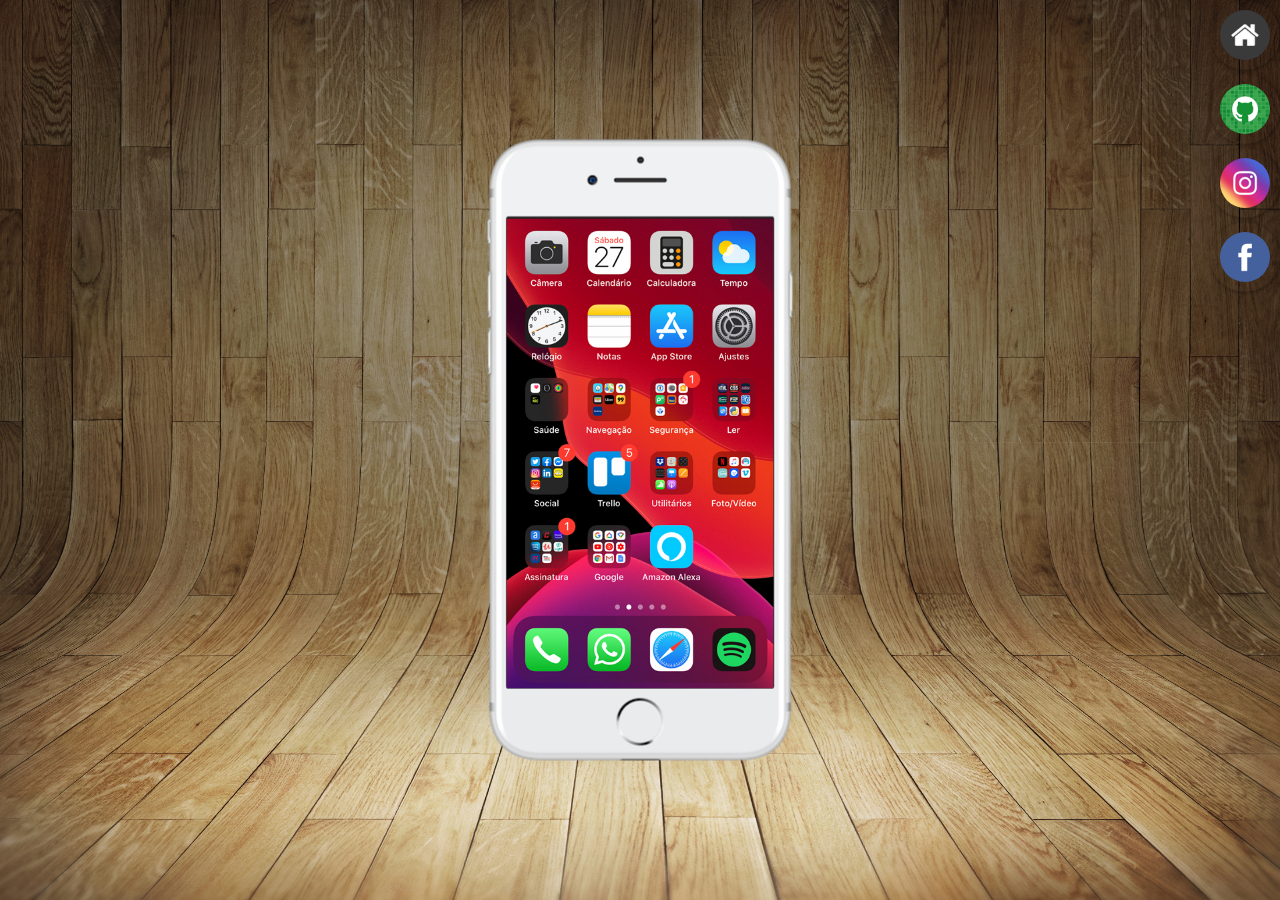
<file: index.html>
<!DOCTYPE html>
<html lang="pt-br">
<head>
    <meta charset="UTF-8">
    <meta name="viewport" content="width=device-width, initial-scale=1.0">
    <link rel="stylesheet" href="estilo.css">
    <title>Projeto Redes Socias</title>
</head>
<body>

<main>
    <section id="telefone">
        <iframe src="home.html" name="tela" id="tela" frameborder="0"></iframe>
    </section>

    <section id="redes-sociais">
        <a href="home.html" target="tela"><img src="imagens/logo-home.jpg" alt="home"></a><br>
        <a href="#" target="tela"><img src="imagens/logo-github.jpg" alt="github"></a><br>
        <a href="instagram.html" target="tela"><img src="imagens/logo-instagram.jpg" alt="instagram"></a><br>
        <a href="#" target="tela"><img src="imagens/logo-facebook.jpg" alt="facebook"></a><br>

    </section>
</main>

</body>
</html>
</file>
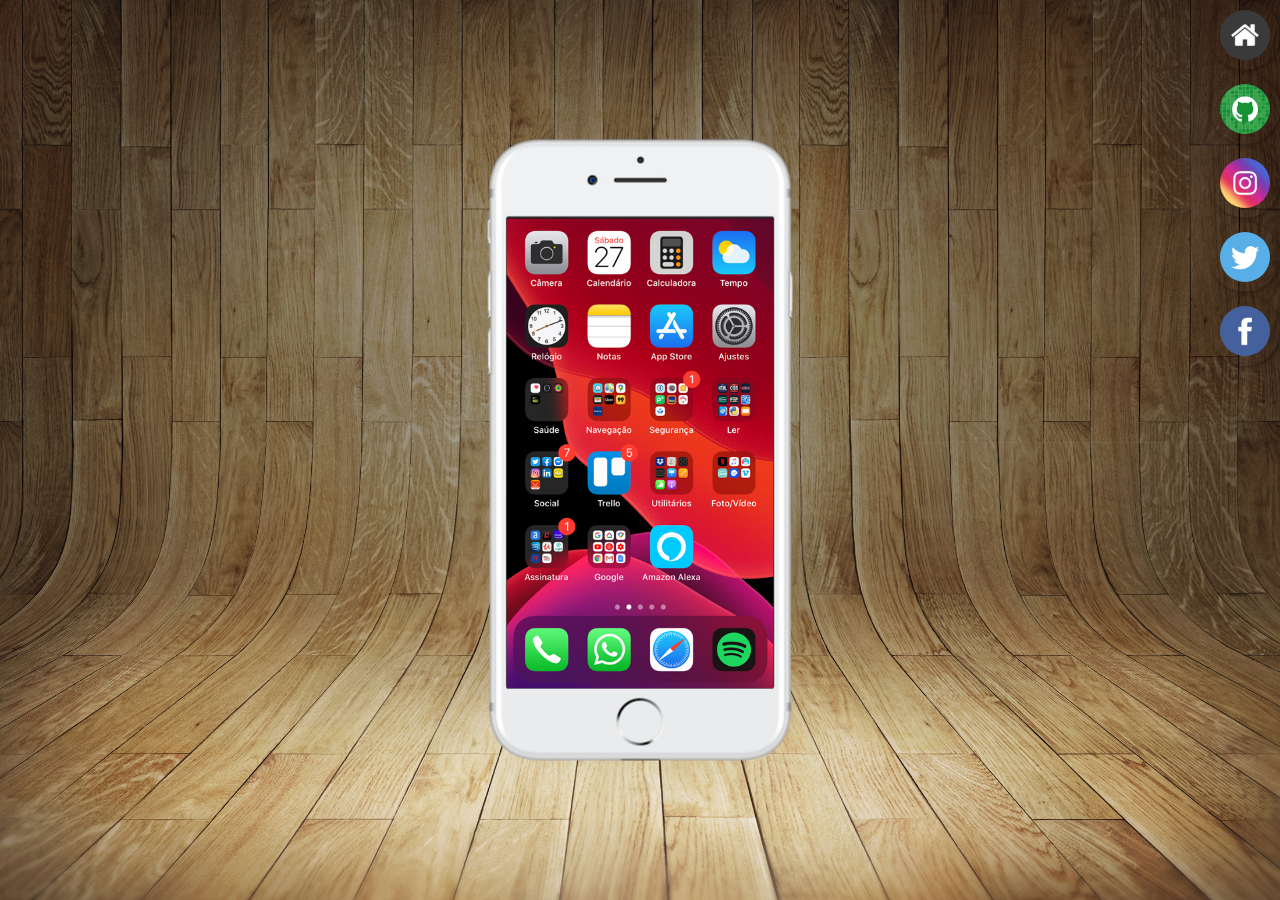
<file: projeto-redes-socias/index.html>
<!DOCTYPE html>
<html lang="pt-br">
<head>
    <meta charset="UTF-8">
    <meta name="viewport" content="width=device-width, initial-scale=1.0">
    <link rel="stylesheet" href="estilo.css">
    <title>Projeto Redes Socias</title>
</head>
<body>

<main>
    <section id="telefone">
        <iframe src="home.html" name="tela" id="tela" frameborder="0"></iframe>
    </section>

    <section id="redes-sociais">
        <a href="#" target="tela"><img src="imagens/logo-home.jpg" alt="home"></a><br>
        <a href="#" target="tela"><img src="imagens/logo-github.jpg" alt="github"></a><br>
        <a href="#" target="tela"><img src="imagens/logo-instagram.jpg" alt="instagram"></a><br>
        <a href="#" target="tela"><img src="imagens/logo-twitter.jpg" alt="twitter"></a><br>
        <a href="#" target="tela"><img src="imagens/logo-facebook.jpg" alt="facebook"></a><br>

    </section>
</main>

</body>
</html>
</file>
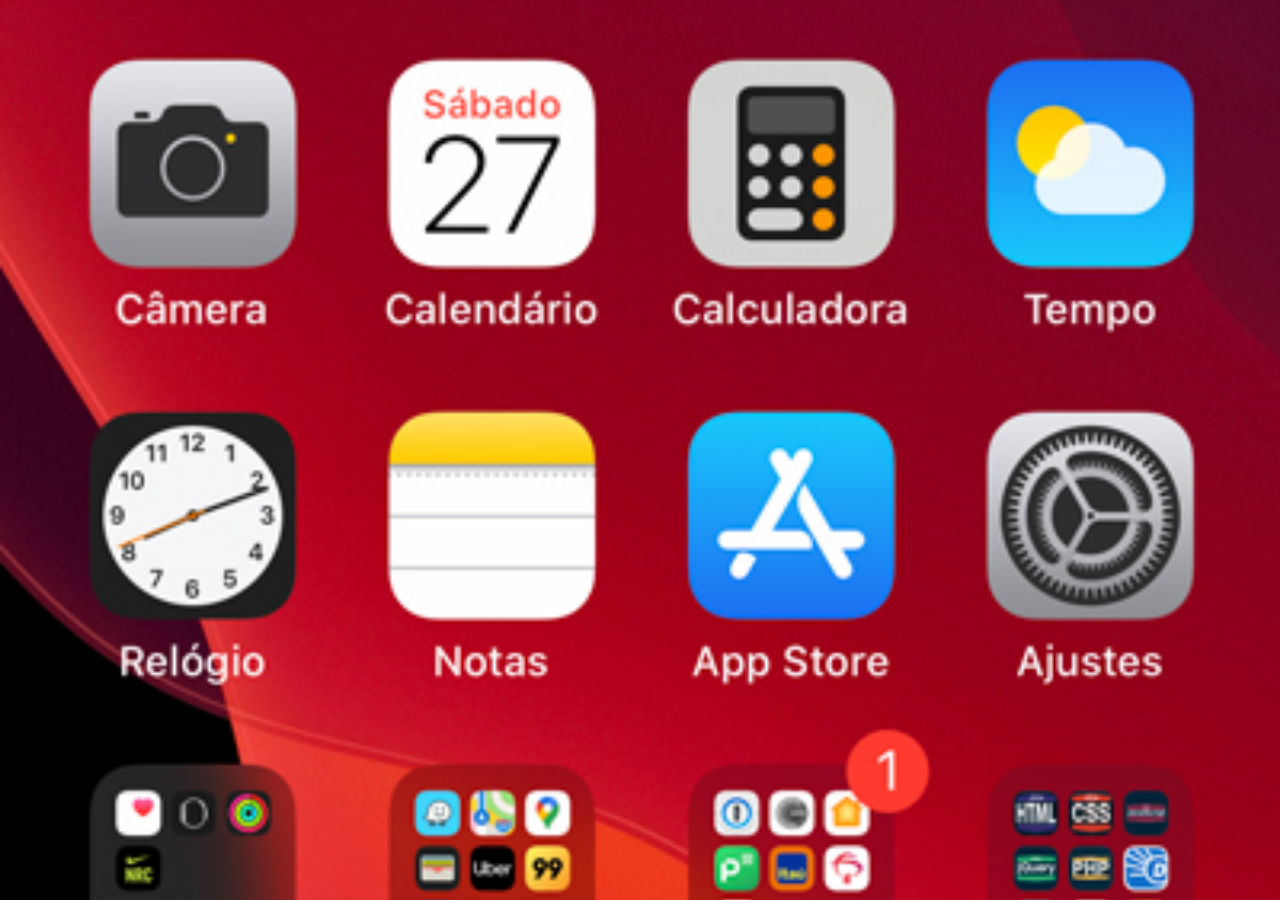
<file: home.html>
<!DOCTYPE html>
<html lang="pt-br">
<head>
    <meta charset="UTF-8">
    <meta name="viewport" content="width=device-width, initial-scale=1.0">
    <title>Home</title>
    <style>
        *{
            margin: 0px;
            padding: 0px;
        }

        body{
            width: 100vw;
            height: 100vh;
            background: black url('imagens/tela-home.jpg') no-repeat top center;
            background-size: cover;
        }
    </style>
</head>
<body>
    
</body>
</html>
</file>
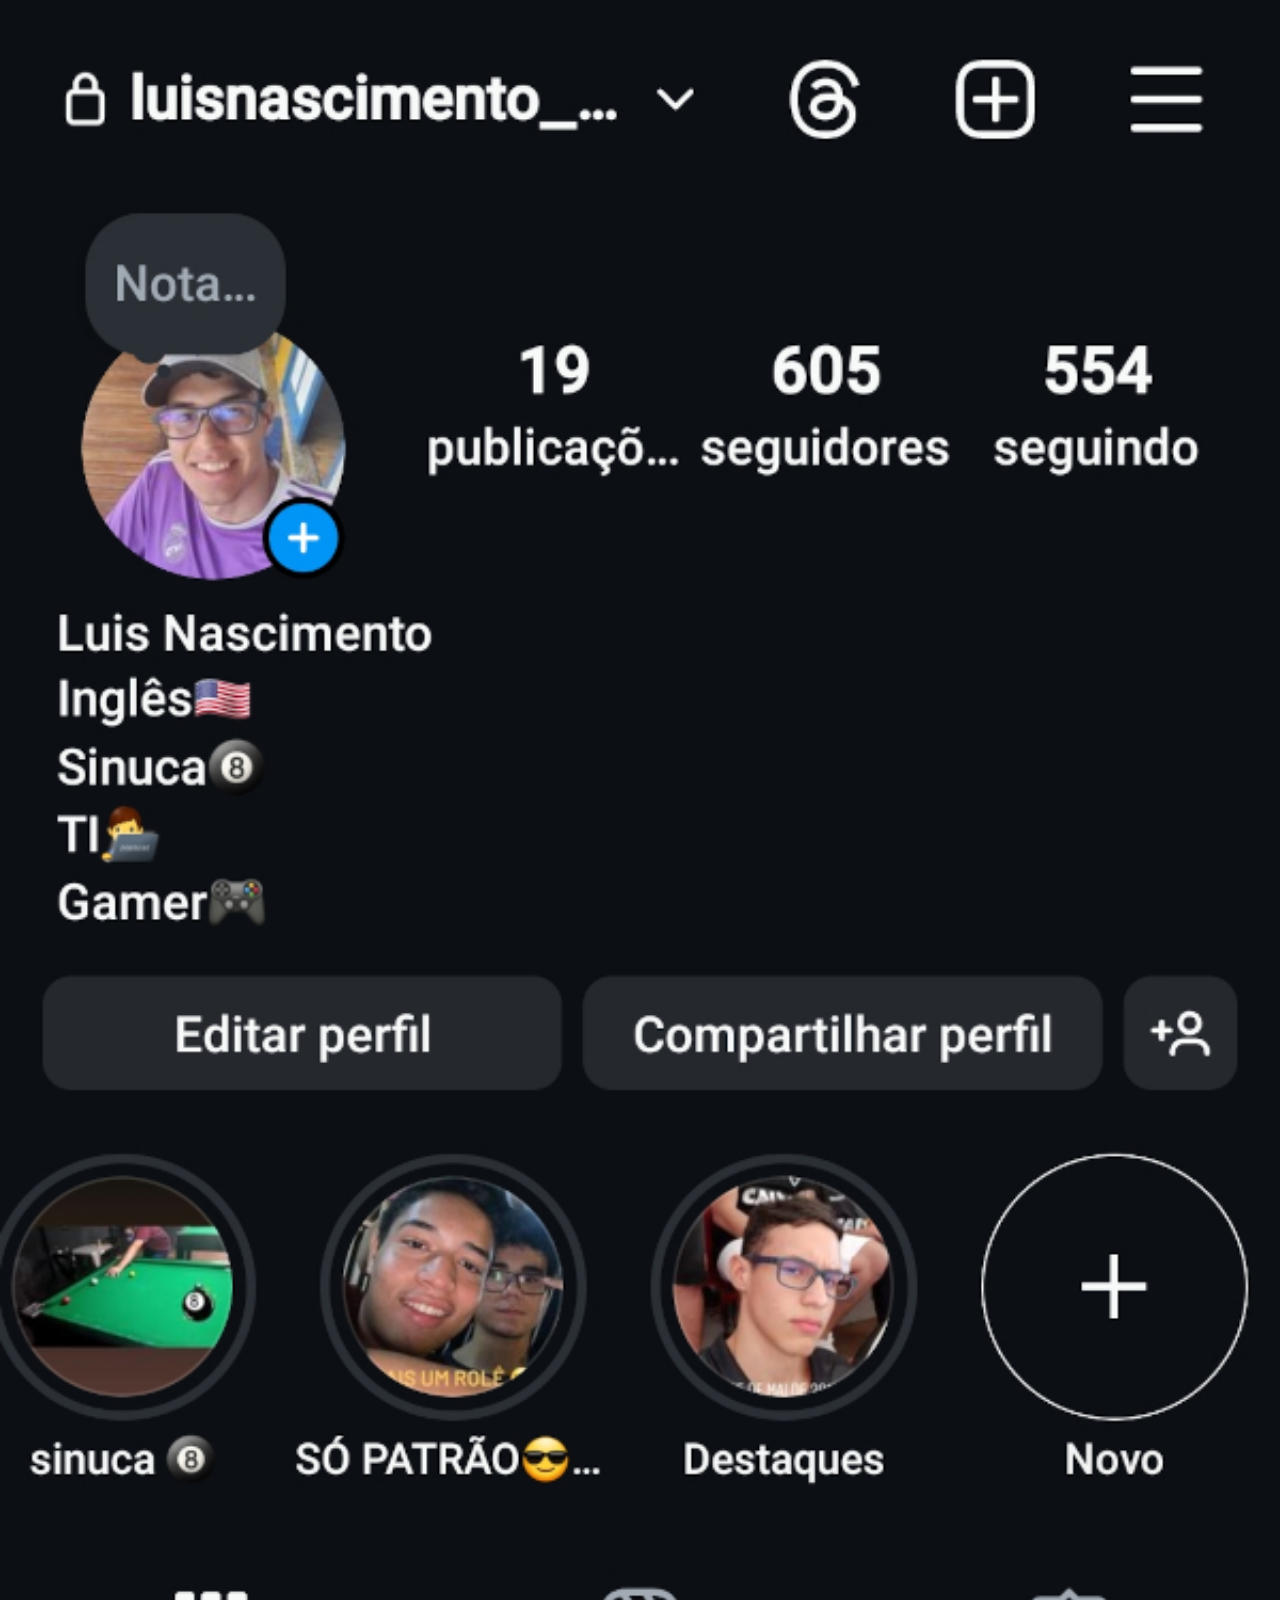
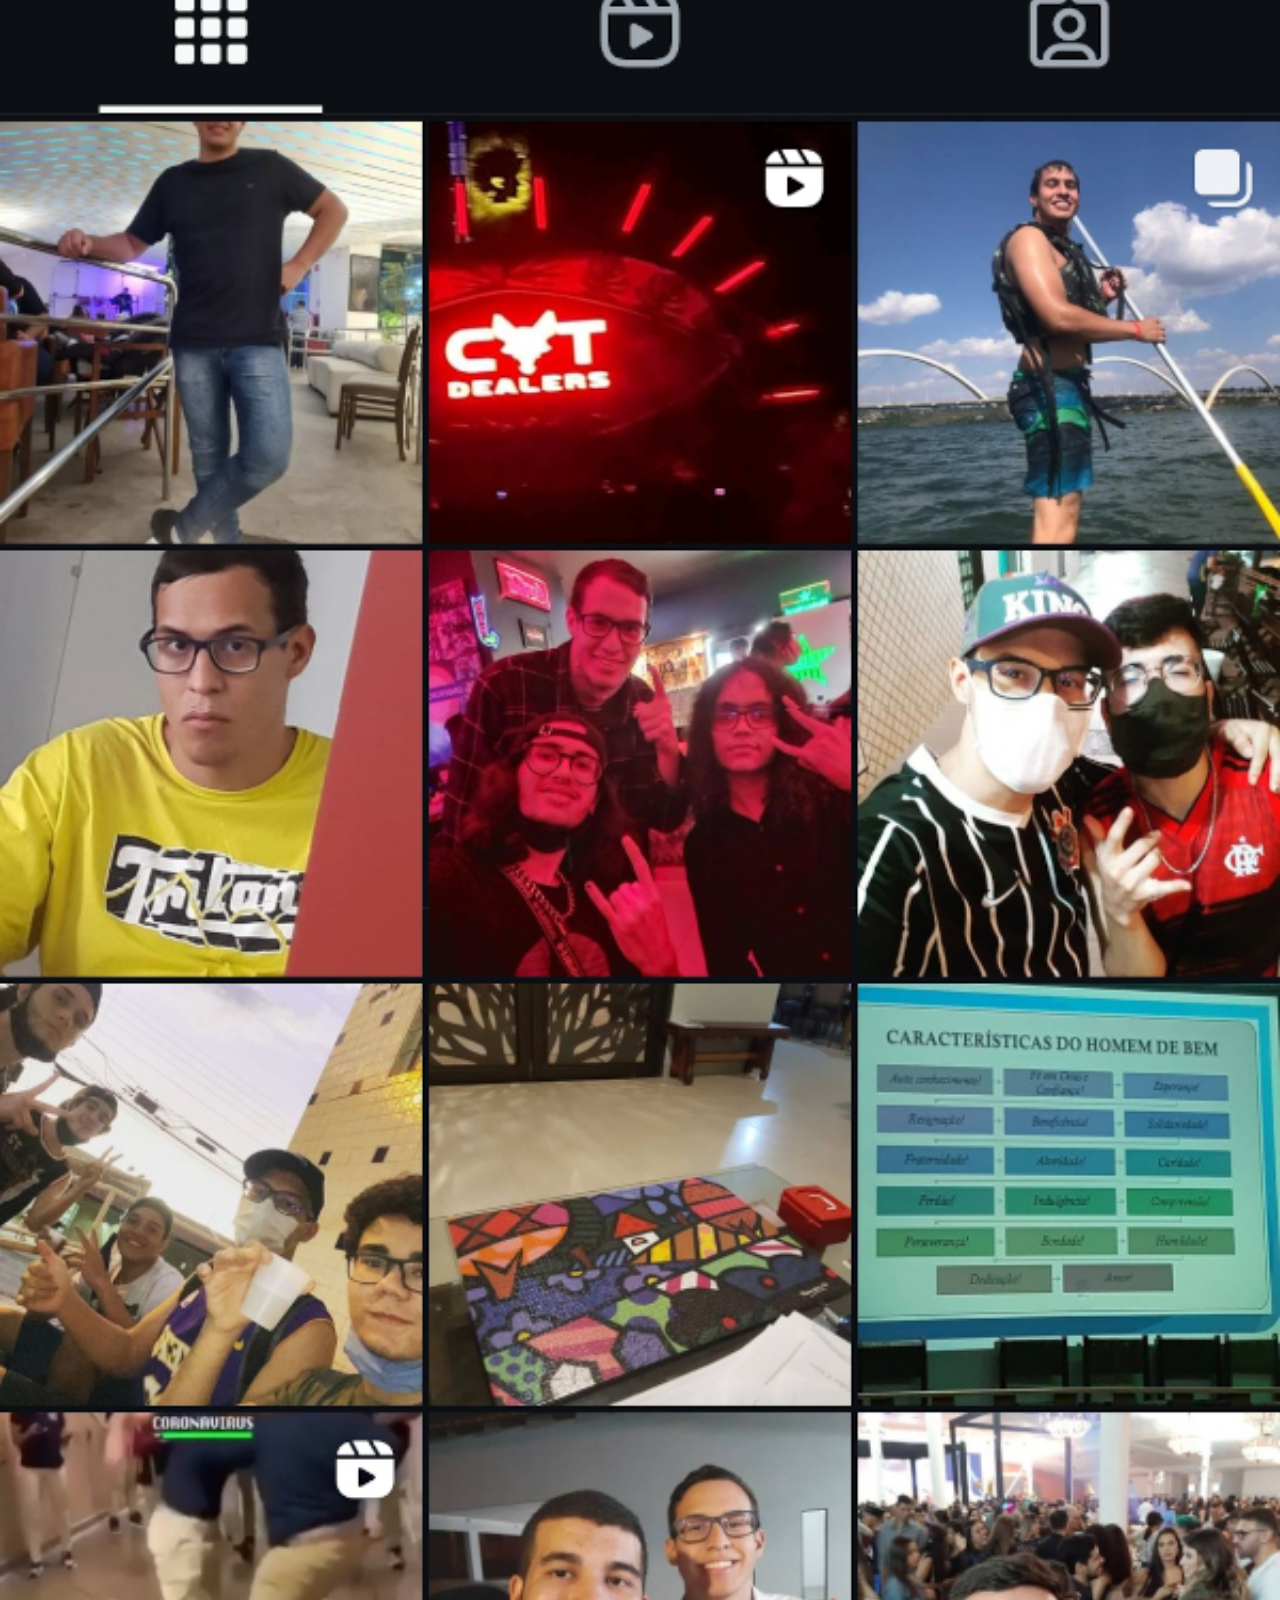
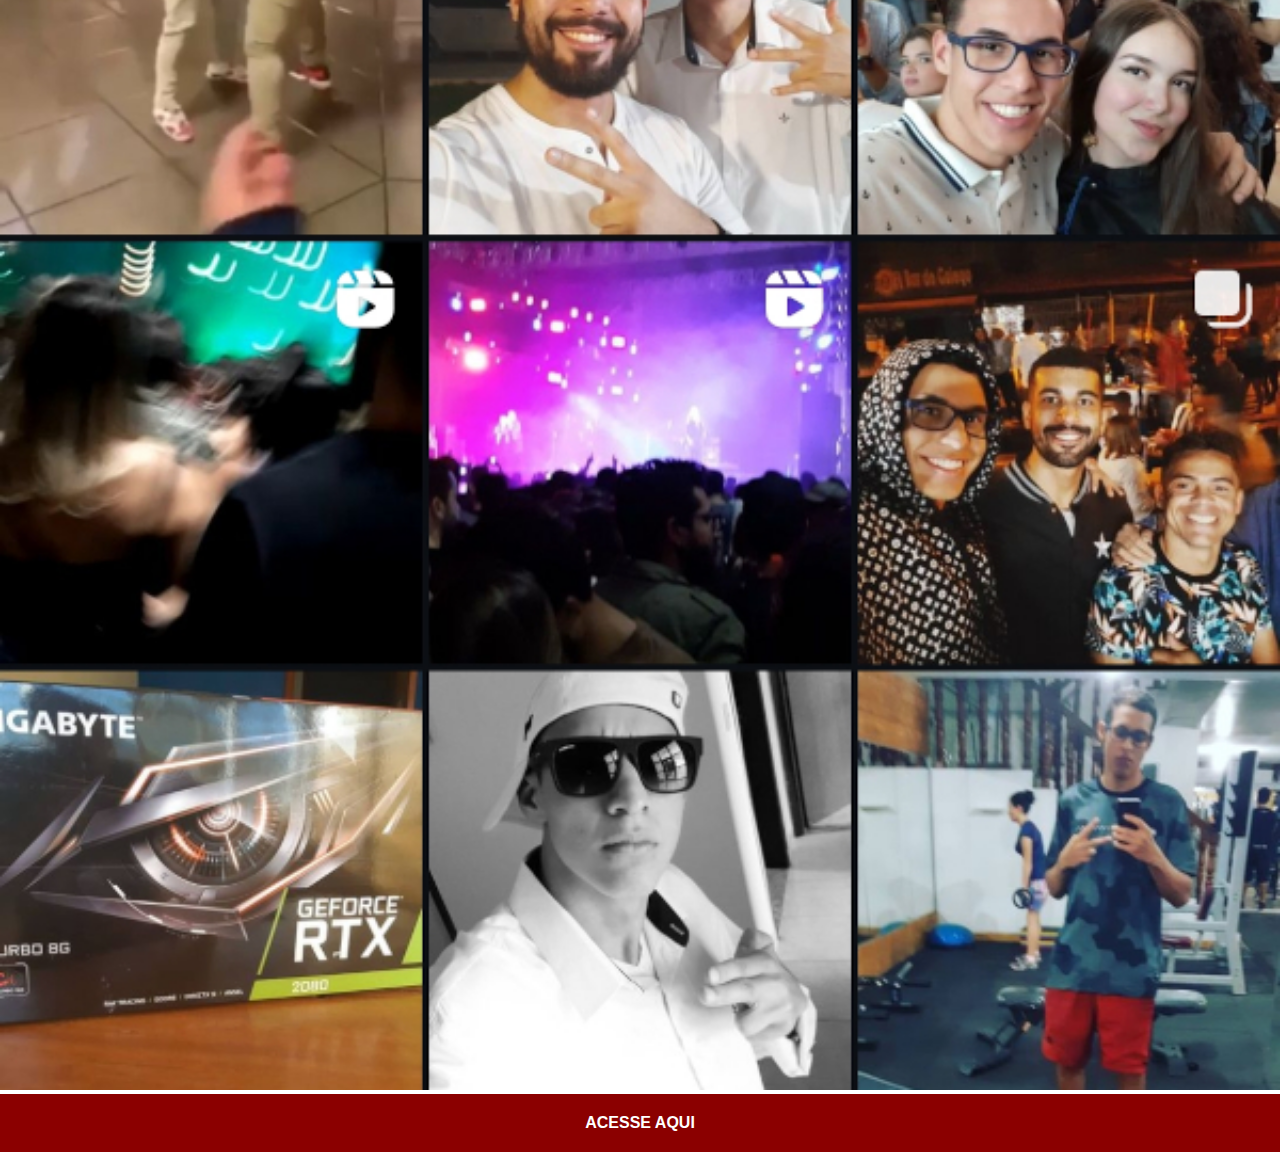
<file: instagram.html>
<!DOCTYPE html>
<html lang="en">

<head>
    <meta charset="UTF-8">
    <meta name="viewport" content="width=device-width, initial-scale=1.0">
    <title>tela-instagram</title>
</head>
<style>
    * {
        margin: 0px;
        padding: 0px;
        font-family: Arial, Helvetica, sans-serif;
    }

    ::-webkit-scrollbar{
        width: 0px;
        height: 0px;
    }

    img{
        width: 100vw;
    }

    a {
        display: block;
        background-color: darkred;
        color: white;
        padding: 20px;
        text-align: center;
        font-weight: bolder;
        text-decoration: none;
    }

    a:hover{
        background-color: red;
    }
</style>

<body>

    <img src="imagens/tela-instagram.jpg" alt="instagram">
    <a href="https://www.instagram.com/luisnascimento_original?igsh=MTZqMTMxeWhhY3ZtbQ==" target="_blank">ACESSE AQUI</a>
</body>

</html>
</file>
<file: estilo.css>
h1{
    font-size: 30px;
    font-family: Arial, Helvetica, sans-serif;
    text-decoration: underline;
}

*{
    margin: 0px;
    padding: 0px;
}

html, body{
    height: 100vh;
    width: 100vw;
}

body{
    background-image: url('imagens/fundo-madeira.jpg');
    background-repeat: no-repeat;
    background-position: top center;
    background-size: cover;
    background-attachment: fixed;
}

main{
    height: 100vh;
    position: relative;
}

section#telefone{
    position: absolute;
    width: 311px;
    height: 627px;
    top: 50%;
    left: 50%;
    transform: translate(-50%, -50%);
    background-image: url('imagens/frame-iphone.png');
    background-attachment: fixed;
    background-repeat: no-repeat;
}

iframe#tela{
    position: relative;
    top: 82px;
    left: 22px;
    height: 470px;
    width: 267px;
}

section#redes-sociais > a > img{
    width: 50px;
    padding: 10px;
    border-radius: 50%;
    box-shadow: 1px 1px 5px rgba(0, 0, 0, 0.400);
}

section#redes-sociais{
    text-align: right;
}

section#redes-sociais img:hover{
    transform: translate(-3px, -3px);
    box-shadow: 5px 5px 10px rgba(0, 0, 0, 0.637);
    transition: transform 0.5s;
}
</file>
<file: projeto-redes-socias/estilo.css>
h1{
    font-size: 30px;
    font-family: Arial, Helvetica, sans-serif;
    text-decoration: underline;
}

*{
    margin: 0px;
    padding: 0px;
}

html, body{
    height: 100vh;
    width: 100vw;
}

body{
    background-image: url('imagens/fundo-madeira.jpg');
    background-repeat: no-repeat;
    background-position: top center;
    background-size: cover;
    background-attachment: fixed;
}

main{
    height: 100vh;
    position: relative;
}

section#telefone{
    position: absolute;
    width: 311px;
    height: 627px;
    top: 50%;
    left: 50%;
    transform: translate(-50%, -50%);
    background-image: url('imagens/frame-iphone.png');
    background-attachment: fixed;
    background-repeat: no-repeat;
}

iframe#tela{
    position: relative;
    top: 82px;
    left: 22px;
    height: 470px;
    width: 267px;
}

section#redes-sociais > a > img{
    width: 50px;
    padding: 10px;
    border-radius: 50%;
    box-shadow: 1px 1px 5px rgba(0, 0, 0, 0.400);
}

section#redes-sociais{
    text-align: right;
}

section#redes-sociais img:hover{
    transform: translate(-3px, -3px);
    box-shadow: 5px 5px 10px rgba(0, 0, 0, 0.637);
    transition: transform 0.5s;
}
</file>
